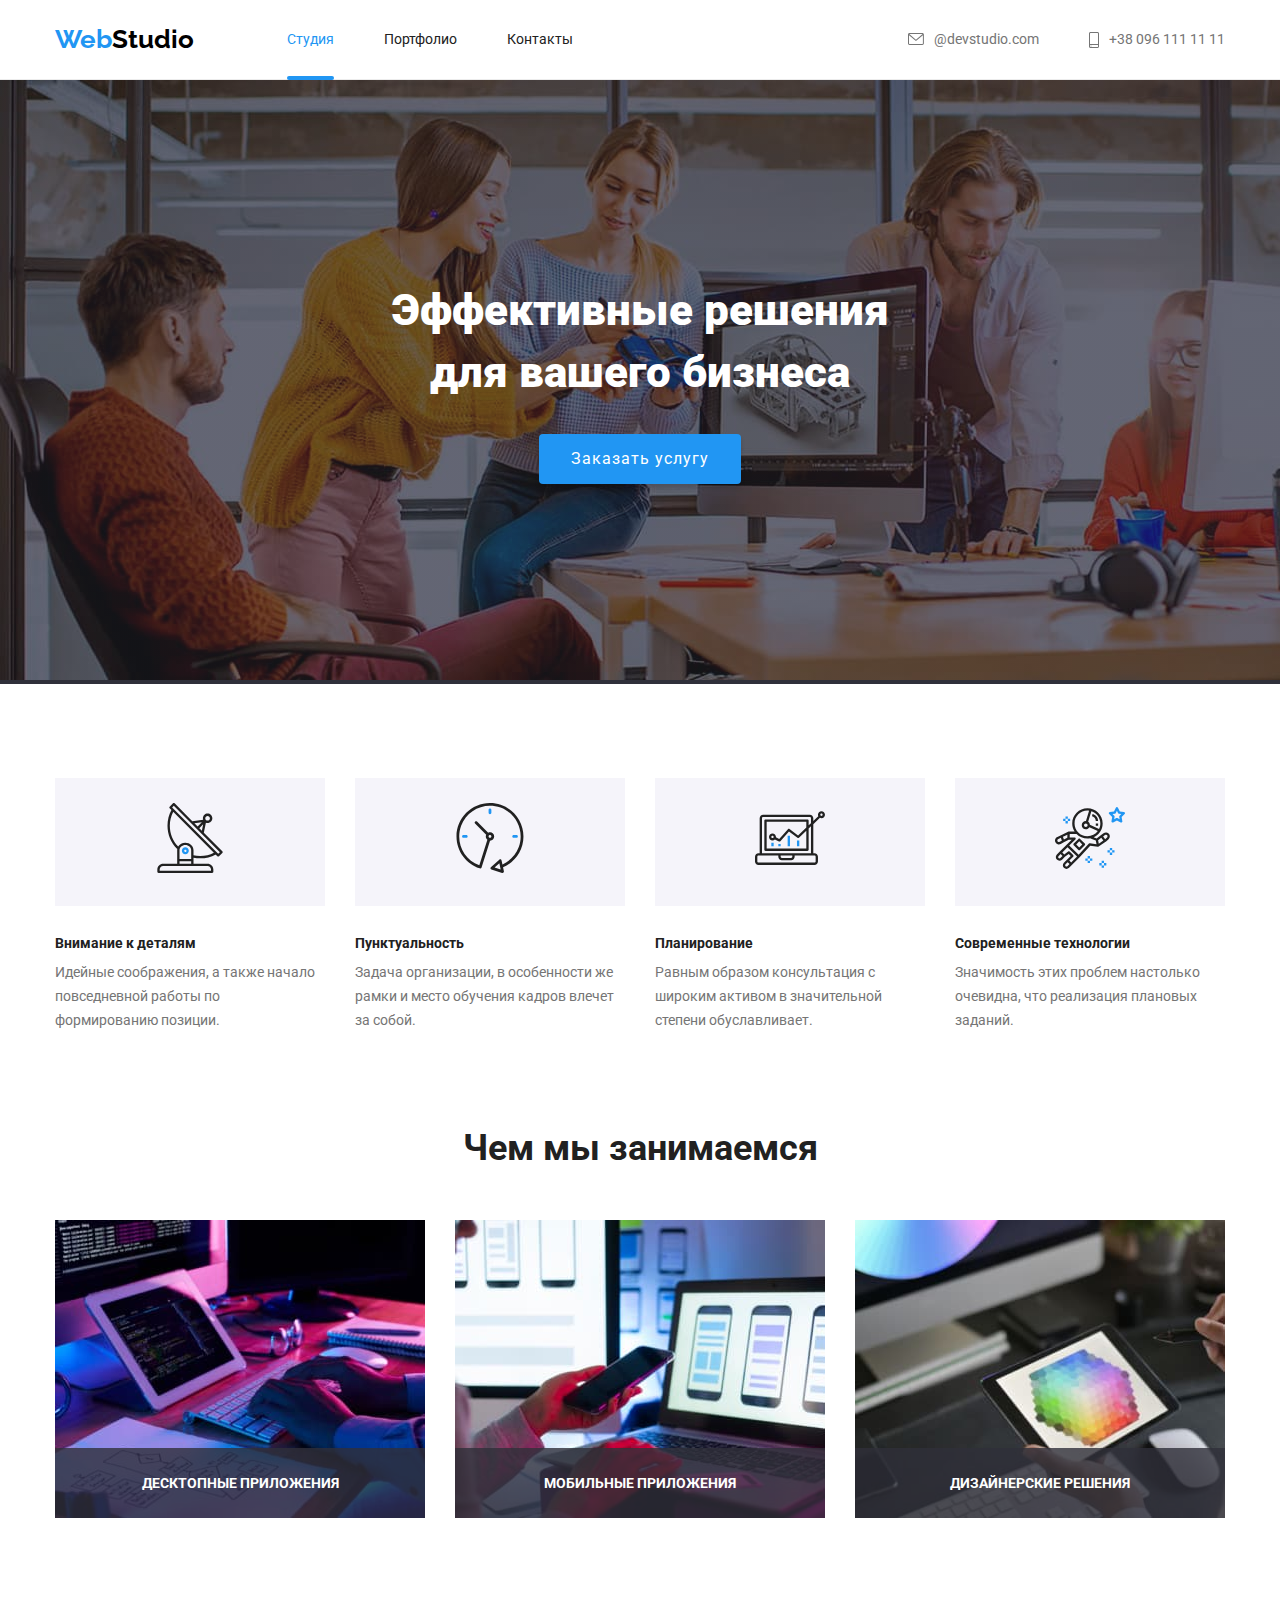
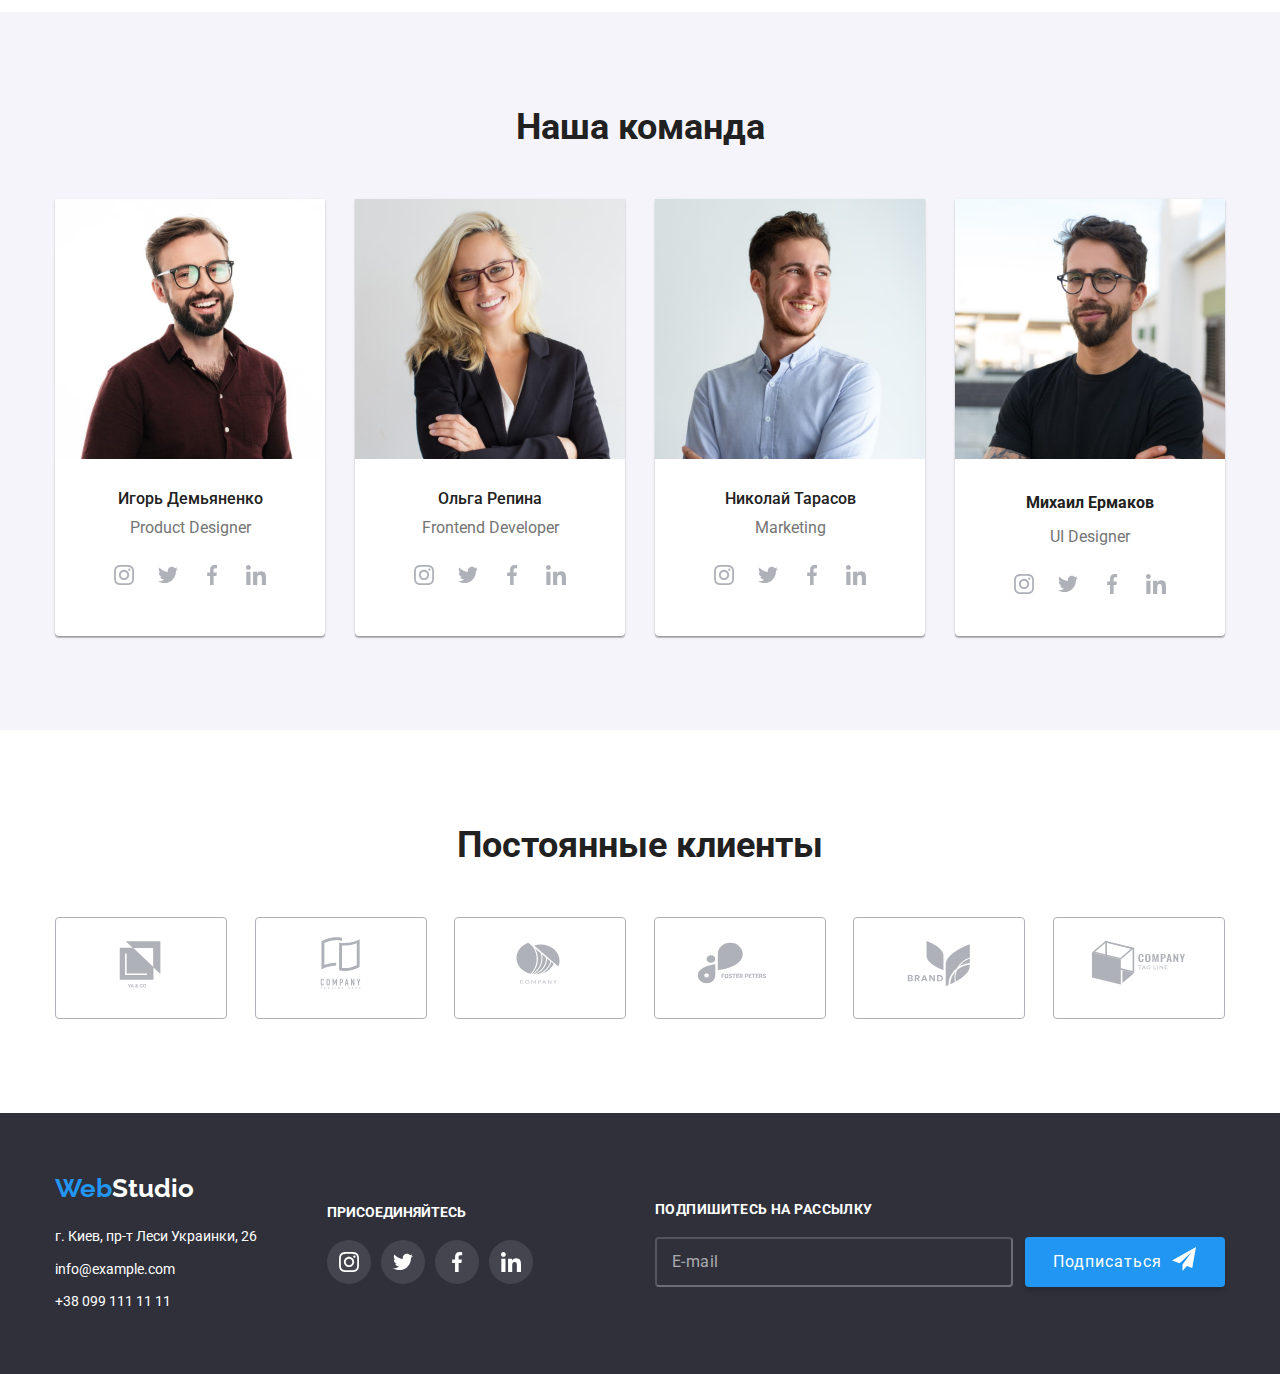
<file: index.html>
<!DOCTYPE html>
<html lang="ru">
  <head>
    <meta charset="UTF-8" />
    <meta http-equiv="X-UA-Compatible" content="IE=edge" />
    <meta name="viewport" content="width=device-width, initial-scale=1.0" />
    <link rel="preconnect" href="https://fonts.googleapis.com" />
    <link rel="preconnect" href="https://fonts.gstatic.com" crossorigin />
    <link
      href="https://fonts.googleapis.com/css2?family=Roboto:wght@400;500;700;900&display=swap"
      rel="stylesheet"
    />
    <link rel="preconnect" href="https://fonts.googleapis.com" />
    <link rel="preconnect" href="https://fonts.gstatic.com" crossorigin />
    <link
      href="https://fonts.googleapis.com/css2?family=Raleway:wght@700&family=Roboto:wght@400;500;700;900&display=swap"
      rel="stylesheet"
    />
    <link
      rel="stylesheet"
      href="https://cdnjs.cloudflare.com/ajax/libs/modern-normalize/1.1.0/modern-normalize.min.css"
    />
    <link rel="stylesheet" href="css/styles.css" />
    <title>Document</title>
  </head>

  <body class="body-studio">
    <header class="page-header">
      <div class="container main-nav">
        <a href="index.html" class="logo link">
          <span class="blue-text">Web</span>Studio
        </a>
        <nav class="navbar">
          <ul class="site-nav list">
            <li class="item">
              <a href="./index.html" class="nav-link link current">Студия</a>
            </li>
            <li class="item">
              <a href="./portfolio.html" class="nav-link link">Портфолио</a>
            </li>
            <li class="item">
              <a href="./" class="nav-link link">Контакты</a>
            </li>
          </ul>
        </nav>
        <ul class="contacts list">
          <li class="item">
            <a href="mailto:info@devstudio.com" class="contact-link link">
              <svg class="icon-emeil icons">
                <use href="./images/symbol-defs-2.svg#icon-envelope"></use>
              </svg>
              <span>@devstudio.com</span>
            </a>
          </li>
          <li class="item">
            <a href="tel:+380961111111" class="contact-link link">
              <svg class="icon-mobile icons">
                <use href="./images/symbol-defs-2.svg#icon-smartphone"></use>
              </svg>
              <span>+38 096 111 11 11</span></a
            >
          </li>
        </ul>
      </div>
    </header>

    <main>
      <!-- section Button -->

      <section class="prime-section overlay">
        <div class="container">
          <h1 class="prime-title">
            Эффективные решения <br />для вашего бизнеса
          </h1>
          <button data-modal-open class="prime-button" type="button">
            Заказать услугу
          </button>
        </div>
      </section>

      <!--Section Features -->
      <section class="section features">
        <div class="container">
          <h2 class="title-hidden">Особенности</h2>
          <ul class="features-list list">
            <li class="features-description">
              <div class="features-icon">
                <svg class="icon">
                  <use href="./images/symbol-defs-2.svg#icon-antenna"></use>
                </svg>
              </div>
              <h3 class="sub-title">Внимание к деталям</h3>
              <p class="features-text">
                Идейные соображения, а также начало повседневной работы по
                формированию позиции.
              </p>
            </li>

            <li class="features-description">
              <div class="features-icon">
                <svg class="icon">
                  <use href="./images/symbol-defs-2.svg#icon-clock"></use>
                </svg>
              </div>
              <h3 class="sub-title">Пунктуальность</h3>
              <p class="features-text">
                Задача организации, в особенности же рамки и место обучения
                кадров влечет за собой.
              </p>
            </li>

            <li class="features-description">
              <div class="features-icon">
                <svg class="icon">
                  <use href="./images/symbol-defs-2.svg#icon-diagram"></use>
                </svg>
              </div>
              <h3 class="sub-title">Планирование</h3>
              <p class="features-text">
                Равным образом консультация с широким активом в значительной
                степени обуславливает.
              </p>
            </li>

            <li class="features-description">
              <div class="features-icon">
                <svg class="icon">
                  <use href="./images/symbol-defs-2.svg#icon-astronaut"></use>
                </svg>
              </div>
              <h3 class="sub-title">Современные технологии</h3>
              <p class="features-text">
                Значимость этих проблем настолько очевидна, что реализация
                плановых заданий.
              </p>
            </li>
          </ul>
        </div>
      </section>

      <!--section What we are doing-->
      <section class="section cards">
        <div class="container">
          <h2 class="title">Чем мы занимаемся</h2>
          <ul class="image-list list">
            <li class="image-card">
              <a href="./" class="image-thumb">
                <img
                  src="./images/img1.jpg"
                  alt="Написание кода на планшете"
                  width="370"
                />
                <div class="image-text">
                  <p>Десктопные приложения</p>
                </div>
              </a>
            </li>

            <li class="image-card">
              <a href="./" class="image-thumb">
                <img
                  src="./images/box2.jpg"
                  alt="Выбор дизайна для мобильного устройства"
                  width="370"
                />
                <div class="image-text">
                  <p>Мобильные приложения</p>
                </div>
              </a>
            </li>

            <li class="image-card">
              <a href="./" class="image-thumb">
                <img
                  src="./images/box3.jpg"
                  alt="Выбор цвета на планшете "
                  width="370"
                />
                <div class="image-text">
                  <p>Дизайнерские решения</p>
                </div>
              </a>
            </li>
          </ul>
        </div>
      </section>

      <!--Our Team-->
      <section class="section team">
        <div class="container">
          <h2 class="title">Наша команда</h2>
          <ul class="team-list list">
            <li class="team-description">
              <img
                src="./images/team-1.jpg"
                alt="Фото члена команды"
                width="270"
              />
              <div class="item-description">
                <h3 class="item-teammate">Игорь Демьяненко</h3>
                <p class="item-position">Product Designer</p>
              </div>
              <ul class="social-class list">
                <li>
                  <a href="./" class="social-link">
                    <svg class="social-item">
                      <use
                        href="./images/symbol-defs-2.svg#icon-instagram"
                      ></use>
                    </svg>
                  </a>
                </li>
                <li>
                  <a href="./" class="social-link">
                    <svg class="social-item">
                      <use href="./images/symbol-defs-2.svg#icon-twitter"></use>
                    </svg>
                  </a>
                </li>
                <li>
                  <a href="./" class="social-link">
                    <svg class="social-item">
                      <use
                        href="./images/symbol-defs-2.svg#icon-facebook"
                      ></use>
                    </svg>
                  </a>
                </li>
                <li>
                  <a href="./" class="social-link">
                    <svg class="social-item">
                      <use
                        href="./images/symbol-defs-2.svg#icon-linkedin"
                      ></use>
                    </svg>
                  </a>
                </li>
              </ul>
            </li>

            <li class="team-description">
              <img
                src="./images/team-2.jpg"
                alt="Фото члена команды"
                width="270"
              />
              <div class="item-description">
                <h3 class="item-teammate">Ольга Репина</h3>
                <p class="item-position">Frontend Developer</p>
              </div>
              <ul class="social-class list">
                <li>
                  <a href="./" class="social-link">
                    <svg class="social-item">
                      <use
                        href="./images/symbol-defs-2.svg#icon-instagram"
                      ></use>
                    </svg>
                  </a>
                </li>
                <li>
                  <a href="./" class="social-link">
                    <svg class="social-item">
                      <use href="./images/symbol-defs-2.svg#icon-twitter"></use>
                    </svg>
                  </a>
                </li>
                <li>
                  <a href="./" class="social-link">
                    <svg class="social-item">
                      <use
                        href="./images/symbol-defs-2.svg#icon-facebook"
                      ></use>
                    </svg>
                  </a>
                </li>
                <li>
                  <a href="./" class="social-link">
                    <svg class="social-item">
                      <use
                        href="./images/symbol-defs-2.svg#icon-linkedin"
                      ></use>
                    </svg>
                  </a>
                </li>
              </ul>
            </li>

            <li class="team-description">
              <img
                src="./images/team-3.jpg"
                alt="Фото члена команды"
                width="270"
              />
              <div class="item-description">
                <h3 class="item-teammate">Николай Тарасов</h3>
                <p class="item-position">Marketing</p>
              </div>
              <ul class="social-class list">
                <li>
                  <a href="./" class="social-link">
                    <svg class="social-item">
                      <use
                        href="./images/symbol-defs-2.svg#icon-instagram"
                      ></use>
                    </svg>
                  </a>
                </li>
                <li>
                  <a href="./" class="social-link">
                    <svg class="social-item">
                      <use href="./images/symbol-defs-2.svg#icon-twitter"></use>
                    </svg>
                  </a>
                </li>
                <li>
                  <a href="./" class="social-link">
                    <svg class="social-item">
                      <use
                        href="./images/symbol-defs-2.svg#icon-facebook"
                      ></use>
                    </svg>
                  </a>
                </li>
                <li>
                  <a href="./" class="social-link">
                    <svg class="social-item">
                      <use
                        href="./images/symbol-defs-2.svg#icon-linkedin"
                      ></use>
                    </svg>
                  </a>
                </li>
              </ul>
            </li>

            <li class="team-description">
              <img
                src="./images/team-4.jpg"
                alt="Фото члена команды"
                width="270"
              />
              <div class="item-description">
                <h3 class="title-teammate">Михаил Ермаков</h3>
                <p class="item-position">UI Designer</p>
              </div>
              <ul class="social-class list">
                <li>
                  <a href="./" class="social-link">
                    <svg class="social-item">
                      <use
                        href="./images/symbol-defs-2.svg#icon-instagram"
                      ></use>
                    </svg>
                  </a>
                </li>
                <li>
                  <a href="./" class="social-link">
                    <svg class="social-item">
                      <use href="./images/symbol-defs-2.svg#icon-twitter"></use>
                    </svg>
                  </a>
                </li>
                <li>
                  <a href="./" class="social-link">
                    <svg class="social-item">
                      <use
                        href="./images/symbol-defs-2.svg#icon-facebook"
                      ></use>
                    </svg>
                  </a>
                </li>
                <li>
                  <a href="./" class="social-link">
                    <svg class="social-item">
                      <use
                        href="./images/symbol-defs-2.svg#icon-linkedin"
                      ></use>
                    </svg>
                  </a>
                </li>
              </ul>
            </li>
          </ul>
        </div>
      </section>

      <section class="customers section">
        <div class="container">
          <h2 class="title">Постоянные клиенты</h2>
          <ul class="clients list">
            <li class="clients-item">
              <a href="./" class="clients-link">
                <svg class="clients-icon">
                  <use href="./images/symbol-defs-2.svg#icon-Logo-1"></use>
                </svg>
              </a>
            </li>
            <li class="clients-item">
              <a href="./" class="clients-link">
                <svg class="clients-icon">
                  <use href="./images/symbol-defs-2.svg#icon-Logo-2"></use>
                </svg>
              </a>
            </li>
            <li class="clients-item">
              <a href="./" class="clients-link">
                <svg class="clients-icon">
                  <use href="./images/symbol-defs-2.svg#icon-Logo-3"></use>
                </svg>
              </a>
            </li>
            <li class="clients-item">
              <a href="./" class="clients-link">
                <svg class="clients-icon">
                  <use href="./images/symbol-defs-2.svg#icon-Logo-4"></use>
                </svg>
              </a>
            </li>
            <li class="clients-item">
              <a href="./" class="clients-link">
                <svg class="clients-icon">
                  <use href="./images/symbol-defs-2.svg#icon-Logo-5"></use>
                </svg>
              </a>
            </li>
            <li class="clients-item">
              <a href="./" class="clients-link">
                <svg class="clients-icon">
                  <use href="./images/symbol-defs-2.svg#icon-Logo-6"></use>
                </svg>
              </a>
            </li>
          </ul>
        </div>
      </section>
    </main>

    <footer class="footer">
      <div class="main-footer container">
        <div class="footer-box">
          <a class="light-text logo link" href="index.html">
            <span class="blue-text">Web</span>Studio
          </a>
          <address>
            <ul class="address list">
              <li class="item-map">
                <a
                  href="https://www.google.com/maps/search/г.+Киев,+пр-т+Леси+Украинки,+26/@50.4727468,30.3487102,11z"
                  class="footer-link"
                  >г. Киев, пр-т Леси Украинки, 26</a
                >
              </li>
              <li class="item-contact">
                <a href="mailto:info@example.com" class="footer-link"
                  >info@example.com</a
                >
              </li>
              <li class="item-contact">
                <a href="tel:+380991111111" class="footer-link"
                  >+38 099 111 11 11</a
                >
              </li>
            </ul>
          </address>
        </div>

        <div class="social">
          <h3 class="title-join">присоединяйтесь</h3>
          <ul class="join list">
            <li class="join-item">
              <a href="./" class="join-link">
                <svg class="join-icon">
                  <use href="./images/symbol-defs-2.svg#icon-instagram"></use>
                </svg>
              </a>
            </li>

            <li class="join-item">
              <a href="./" class="join-link">
                <svg class="join-icon">
                  <use href="./images/symbol-defs-2.svg#icon-twitter"></use>
                </svg>
              </a>
            </li>

            <li class="join-item">
              <a href="./" class="join-link">
                <svg class="join-icon">
                  <use href="./images/symbol-defs-2.svg#icon-facebook"></use>
                </svg>
              </a>
            </li>

            <li class="join-item">
              <a href="./" class="join-link">
                <svg class="join-icon">
                  <use href="./images/symbol-defs-2.svg#icon-linkedin"></use>
                </svg>
              </a>
            </li>
          </ul>
        </div>

        <div class="footer-form-submit">
          <p>Подпишитесь на рассылку</p>
          <form class="footer-form">
            <input
              class="footer-input-form"
              type="email"
              name="mail"
              placeholder="E-mail"
            />
            <button type="submit" class="prime-button button-submit">
              Подписаться
              <svg class="icon-send">
                <use
                  href="./images/symbol-defs-2.svg#icon-icon-send"
                  width="24px"
                  height="24px"
                ></use>
              </svg>
            </button>
          </form>
        </div>
      </div>
    </footer>

    <div class="backdrop is-hidden" data-modal>
      <div class="modal">
        <button data-modal-close type="button" class="button-close">
          <svg class="icon-close">
            <use href="./images/symbol-defs-2.svg#icon-close-black"></use>
          </svg>
        </button>

        <div class="modal-form">
          <p class="form-title">Оставьте свои данные, мы вам перезвоним</p>
          <form>
            <div class="form-field">
              <label for="name" class="form-label">
                <span>Имя</span>
                <input class="form-input" type="text" name="name" />
                <svg class="form-icon">
                  <use
                    href="./images/symbol-defs-2.svg#icon-person-black"
                  ></use>
                </svg>
              </label>
            </div>

            <div class="form-field">
              <label for="tel" class="form-label">
                <span>Телефон</span>
                <input class="form-input" type="text" name="phone" />
                <svg class="form-icon">
                  <use href="./images/symbol-defs-2.svg#icon-phone-black"></use>
                </svg>
              </label>
            </div>

            <div class="form-field">
              <label for="email" class="form-label">
                <span>Почта</span>
                <input class="form-input" type="text" name="email" />
                <svg class="form-icon">
                  <use href="./images/symbol-defs-2.svg#icon-email-black"></use>
                </svg>
              </label>
            </div>

            <div class="form-field-comment">
              <label class="form-label">
                <span>Комментарий</span>
                <textarea
                  class="form-textarea"
                  name="comment"
                  placeholder="Введите текст"
                ></textarea>
              </label>
            </div>

            <div class="policy">
              <label class="agreement">
                <input type="checkbox" class="checkbox" name="agreement" />
                <span class="icon-checkbox"></span>
                <span class="text-agreement"
                  >Соглашаюсь с рассылкой и принимаю</span
                >
                <a href="./" class="link-agreement">Условия договора</a>
              </label>
              <button type="submit" class="prime-button">Отправить</button>
            </div>
          </form>
        </div>
      </div>
    </div>

    <script src="./js/modal.js"></script>
  </body>
</html>
</file>
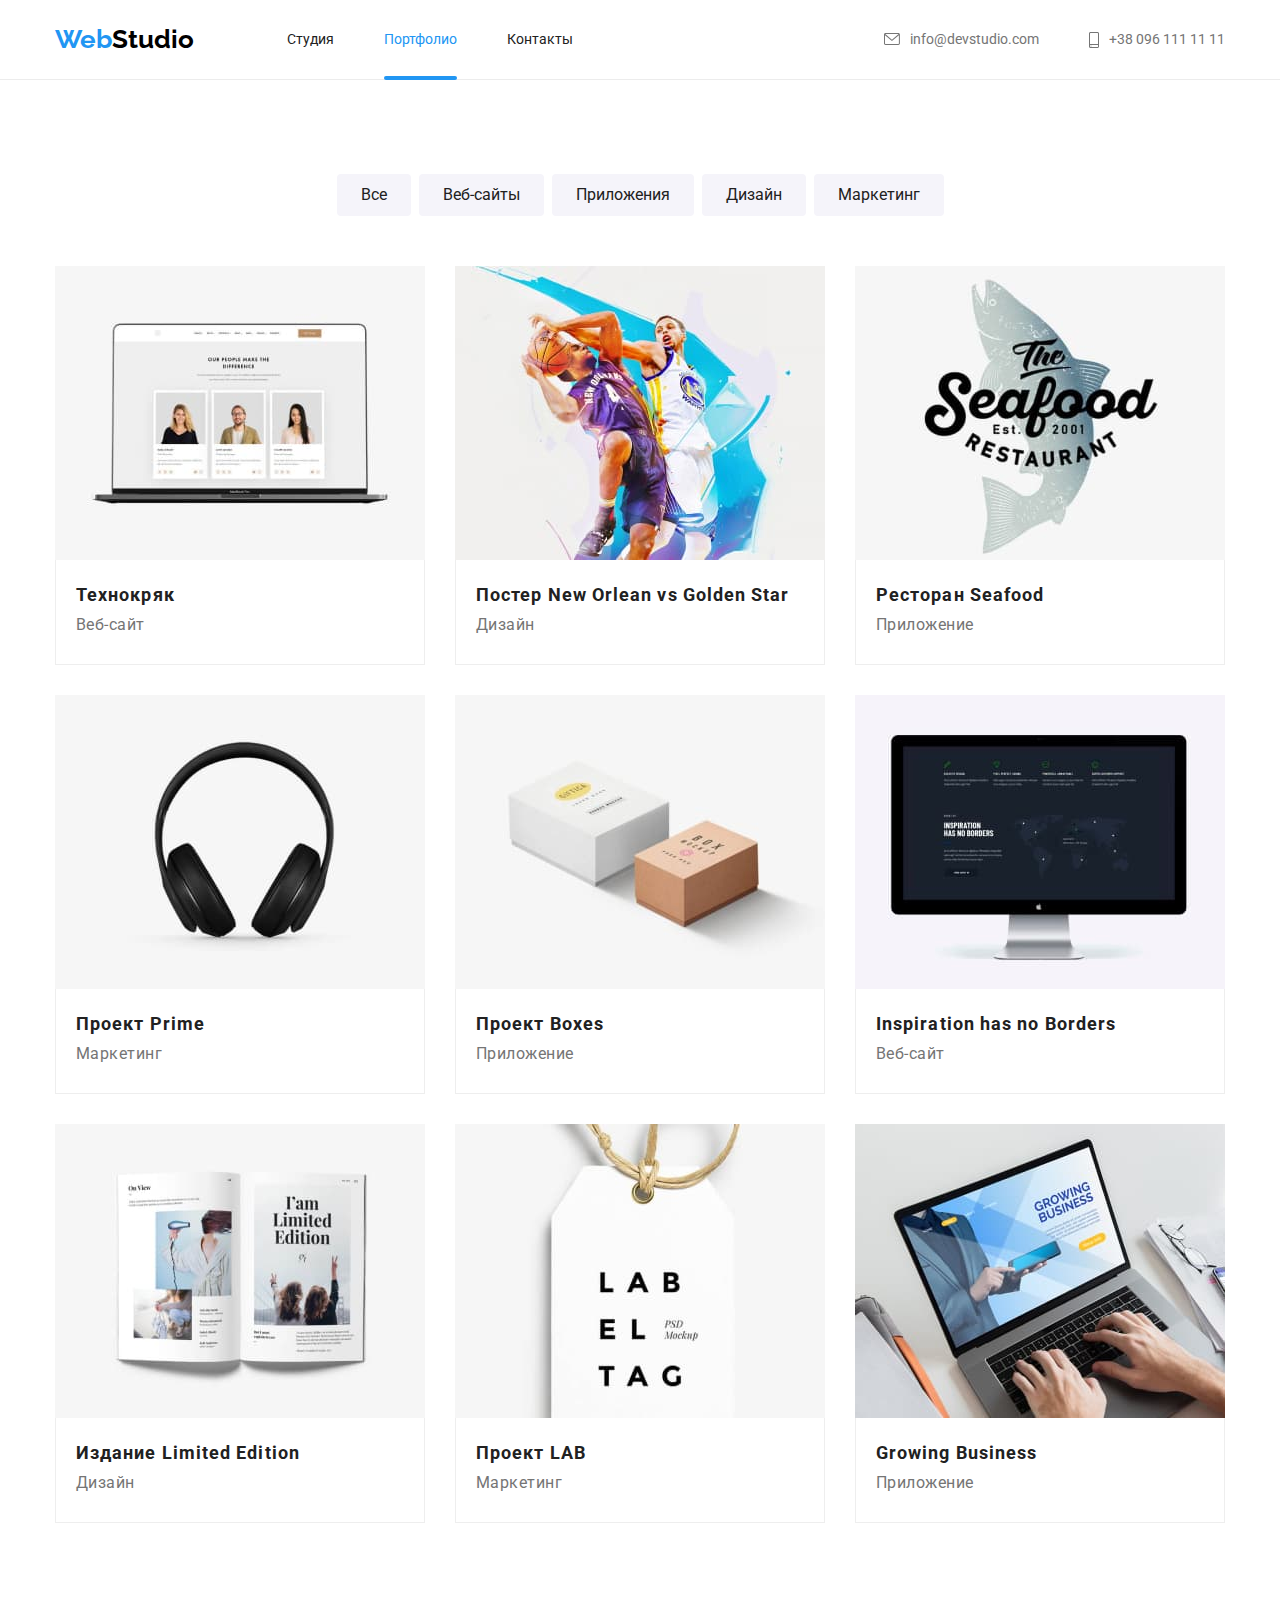
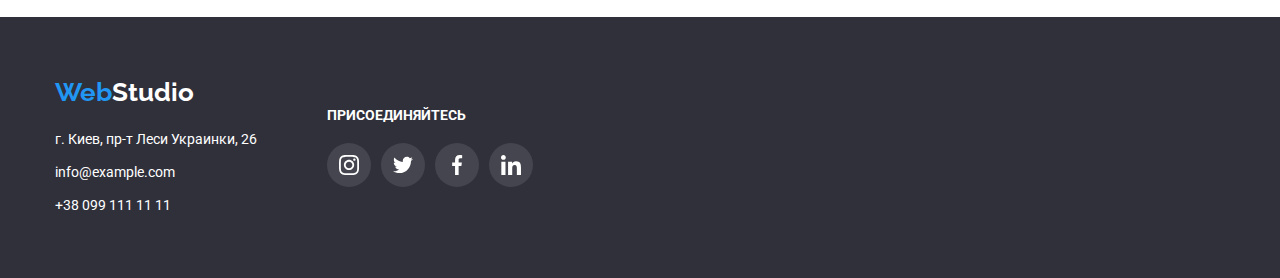
<file: portfolio.html>
<!DOCTYPE html>
<html lang="ru">
  <head>
    <meta charset="UTF-8" />
    <meta http-equiv="X-UA-Compatible" content="IE=edge" />
    <meta name="viewport" content="width=device-width, initial-scale=1.0" />
    <link rel="preconnect" href="https://fonts.googleapis.com" />
    <link rel="preconnect" href="https://fonts.gstatic.com" crossorigin />
    <link
      href="https://fonts.googleapis.com/css2?family=Roboto:wght@400;500;700;900&display=swap"
      rel="stylesheet"
    />
    <link rel="preconnect" href="https://fonts.googleapis.com" />
    <link rel="preconnect" href="https://fonts.gstatic.com" crossorigin />
    <link
      href="https://fonts.googleapis.com/css2?family=Raleway:wght@700&family=Roboto:wght@400;500;700;900&display=swap"
      rel="stylesheet"
    />
    <link
      rel="stylesheet"
      href="https://cdnjs.cloudflare.com/ajax/libs/modern-normalize/1.1.0/modern-normalize.min.css"
    />
    <link rel="stylesheet" href="css/styles.css" />
    <title>Document</title>
  </head>

  <body class="body-portfolio">
    <header class="page-header">
      <div class="container main-nav">
        <a href="index.html" class="logo link">
          <span class="blue-text">Web</span>Studio
        </a>
        <nav class="navbar">
          <ul class="site-nav list">
            <li class="item">
              <a href="./index.html" class="nav-link link">Студия</a>
            </li>
            <li class="item">
              <a href="./portfolio.html" class="nav-link link current"
                >Портфолио</a
              >
            </li>
            <li class="item">
              <a href="./" class="nav-link link">Контакты</a>
            </li>
          </ul>
        </nav>
        <ul class="contacts list">
          <li class="item">
            <a href="mailto:info@devstudio.com" class="contact-link link">
              <svg class="icon-emeil icons">
                <use href="./images/symbol-defs-2.svg#icon-envelope"></use>
              </svg>
              info@devstudio.com
            </a>
          </li>
          <li class="item">
            <a href="tel:+380961111111" class="contact-link link">
              <svg class="icon-mobile icons">
                <use href="./images/symbol-defs-2.svg#icon-smartphone"></use>
              </svg>
              +38 096 111 11 11</a
            >
          </li>
        </ul>
      </div>
    </header>

    <main>
      <!--Filters-->

      <section class="section filters">
        <div class="container">
          <h1 class="title-hidden">Проекты</h1>
          <ul class="filters-button list">
            <li class="filters-btn">
              <button class="secondary-button" type="button">Все</button>
            </li>
            <li class="filters-btn">
              <button class="secondary-button" type="button">Веб-сайты</button>
            </li>
            <li class="filters-btn">
              <button class="secondary-button" type="button">Приложения</button>
            </li>
            <li class="filters-btn">
              <button class="secondary-button" type="button">Дизайн</button>
            </li>
            <li class="filters-btn">
              <button class="secondary-button" type="button">Маркетинг</button>
            </li>
          </ul>

          <!--Progjets-->

          <ul class="projects list">
            <li class="project-item">
              <a href="./" class="project-link link">
                <div class="project-thumb">
                  <img
                    src="./images/portfolio-img/img.jpg"
                    alt="На ноутбуке профайлы трёх сотрудников"
                    width="370"
                  />
                  <div class="project-overlay">
                    <p>
                      Технокряк это современная площадка распространения
                      коронавируса. Компании используют эту платформу для
                      цифрового шпионажа и атак на защищённые сервера
                      конкурентов.
                    </p>
                  </div>
                </div>
                <div class="project-text">
                  <h2 class="project-title">Технокряк</h2>
                  <p class="project-description">Веб-сайт</p>
                </div>
              </a>
            </li>

            <li class="project-item">
              <a href="./" class="project-link link">
                <div class="project-thumb">
                  <img
                    src="./images/portfolio-img/img-1.jpg"
                    alt="Баскетболисты в процессе игры "
                    width="370"
                  />
                  <div class="project-overlay">
                    <p>
                      Технокряк это современная площадка распространения
                      коронавируса. Компании используют эту платформу для
                      цифрового шпионажа и атак на защищённые сервера
                      конкурентов.
                    </p>
                  </div>
                </div>
                <div class="project-text">
                  <h2 class="project-title">
                    Постер New Orlean vs Golden Star
                  </h2>
                  <p class="project-description">Дизайн</p>
                </div>
              </a>
            </li>

            <li class="project-item">
              <a href="./" class="project-link link">
                <div class="project-thumb">
                  <img
                    src="./images/portfolio-img/img-2.jpg"
                    alt="Лейбл ( рыба) ресторана «The seafood restaurant» "
                    width="370"
                  />
                  <div class="project-overlay">
                    <p>
                      Технокряк это современная площадка распространения
                      коронавируса. Компании используют эту платформу для
                      цифрового шпионажа и атак на защищённые сервера
                      конкурентов.
                    </p>
                  </div>
                </div>
                <div class="project-text">
                  <h2 class="project-title">Ресторан Seafood</h2>
                  <p class="project-description">Приложение</p>
                </div>
              </a>
            </li>

            <li class="project-item">
              <a href="./" class="project-link link">
                <div class="project-thumb">
                  <img
                    src="./images/portfolio-img/img-3.jpg"
                    alt="Студийные/мониторные наушники"
                    width="370"
                  />
                  <div class="project-overlay">
                    <p>
                      Технокряк это современная площадка распространения
                      коронавируса. Компании используют эту платформу для
                      цифрового шпионажа и атак на защищённые сервера
                      конкурентов.
                    </p>
                  </div>
                </div>
                <div class="project-text">
                  <h2 class="project-title">Проект Prime</h2>
                  <p class="project-description">Маркетинг</p>
                </div>
              </a>
            </li>

            <li class="project-item">
              <a href="./" class="project-link link">
                <div class="project-thumb">
                  <img
                    src="./images/portfolio-img/img-4.jpg"
                    alt="Две маленькие картонные коробки: BOX Mockup, Giftica"
                    width="370"
                  />
                  <div class="project-overlay">
                    <p>
                      Технокряк это современная площадка распространения
                      коронавируса. Компании используют эту платформу для
                      цифрового шпионажа и атак на защищённые сервера
                      конкурентов.
                    </p>
                  </div>
                </div>
                <div class="project-text">
                  <h2 class="project-title">Проект Boxes</h2>
                  <p class="project-description">Приложение</p>
                </div>
              </a>
            </li>

            <li class="project-item">
              <a href="./" class="project-link link">
                <div class="project-thumb">
                  <img
                    src="./images/portfolio-img/img-5.jpg"
                    alt="Компьютер apple с изображением веб сайта: Вдохновлению нет Границ"
                    width="370"
                  />
                  <div class="project-overlay">
                    <p>
                      Технокряк это современная площадка распространения
                      коронавируса. Компании используют эту платформу для
                      цифрового шпионажа и атак на защищённые сервера
                      конкурентов.
                    </p>
                  </div>
                </div>
                <div class="project-text">
                  <h2 class="project-title">Inspiration has no Borders</h2>
                  <p class="project-description">Веб-сайт</p>
                </div>
              </a>
            </li>

            <li class="project-item">
              <a href="./" class="project-link link">
                <div class="project-thumb">
                  <img
                    src="./images/portfolio-img/img-6.jpg"
                    alt="Книга « ограниченый выпуск», открытая на странице 22( девушка сушит волос)-23 (две девушки наслаждаются видом)"
                    width="370"
                  />
                  <div class="project-overlay">
                    <p>
                      Технокряк это современная площадка распространения
                      коронавируса. Компании используют эту платформу для
                      цифрового шпионажа и атак на защищённые сервера
                      конкурентов.
                    </p>
                  </div>
                </div>
                <div class="project-text">
                  <h2 class="project-title">Издание Limited Edition</h2>
                  <p class="project-description">Дизайн</p>
                </div>
              </a>
            </li>

            <li class="project-item">
              <a href="./" class="project-link link">
                <div class="project-thumb">
                  <img
                    src="./images/portfolio-img/img-7.jpg"
                    alt="Бумажный значок/тег «LAB EL TAG »"
                    width="370"
                  />
                  <div class="project-overlay">
                    <p>
                      Технокряк это современная площадка распространения
                      коронавируса. Компании используют эту платформу для
                      цифрового шпионажа и атак на защищённые сервера
                      конкурентов.
                    </p>
                  </div>
                </div>
                <div class="project-text">
                  <h2 class="project-title">Проект LAB</h2>
                  <p class="project-description">Маркетинг</p>
                </div>
              </a>
            </li>

            <li class="project-item list">
              <a href="./" class="project-link link">
                <div class="project-thumb">
                  <img
                    src="./images/portfolio-img/img-8.jpg"
                    alt="Реклама компании для развития/ расширения бизнеса на ноутбуке"
                    width="370"
                  />
                  <div class="project-overlay">
                    <p>
                      Технокряк это современная площадка распространения
                      коронавируса. Компании используют эту платформу для
                      цифрового шпионажа и атак на защищённые сервера
                      конкурентов.
                    </p>
                  </div>
                </div>
                <div class="project-text">
                  <h2 class="project-title">Growing Business</h2>
                  <p class="project-description">Приложение</p>
                </div>
              </a>
            </li>
          </ul>
        </div>
      </section>
    </main>

    <footer class="footer">
      <div class="main-footer container">
        <div class="footer-box">
          <a class="light-text logo link" href="index.html">
            <span class="blue-text">Web</span>Studio
          </a>
          <address>
            <ul class="address list">
              <li class="item-map">
                <a
                  href="https://www.google.com/maps/search/г.+Киев,+пр-т+Леси+Украинки,+26/@50.4727468,30.3487102,11z"
                  class="footer-link"
                  >г. Киев, пр-т Леси Украинки, 26</a
                >
              </li>
              <li class="item-contact">
                <a href="mailto:info@example.com" class="footer-link"
                  >info@example.com</a
                >
              </li>
              <li class="item-contact">
                <a href="tel:+380991111111" class="footer-link"
                  >+38 099 111 11 11</a
                >
              </li>
            </ul>
          </address>
        </div>

        <div class="social">
          <h3 class="title-join">присоединяйтесь</h3>
          <ul class="join list">
            <li class="join-item">
              <a href="./" class="join-link">
                <svg class="join-icon">
                  <use href="./images/symbol-defs-2.svg#icon-instagram"></use>
                </svg>
              </a>
            </li>

            <li class="join-item">
              <a href="./" class="join-link">
                <svg class="join-icon">
                  <use href="./images/symbol-defs-2.svg#icon-twitter"></use>
                </svg>
              </a>
            </li>

            <li class="join-item">
              <a href="./" class="join-link">
                <svg class="join-icon">
                  <use href="./images/symbol-defs-2.svg#icon-facebook"></use>
                </svg>
              </a>
            </li>

            <li class="join-item">
              <a href="./" class="join-link">
                <svg class="join-icon">
                  <use href="./images/symbol-defs-2.svg#icon-linkedin"></use>
                </svg>
              </a>
            </li>
          </ul>
        </div>
      </div>
    </footer>
  </body>
</html>
</file>
<file: css/styles.css>
:root {
  --primary-text-color: #212121;
  --main-text-color: #ffffff;
  --secondary-text-color: #757575;
  --aditional-color: #2196f3;
  --blue-darker-color: #188ce8;
  --primary-background-color: #e5e5e5;
  --specific-text-color: #000000;
  --secondary-background-color: #2f303a;
  --background-extra-color: #f5f4fa;
  --accent-color: #afb1b8;
  --extra-text-color: #eeeeee;
  --light-white-color: #ececec;
  --light-grey-color: rgba(33, 33, 33, 0.2);

  --timing-function: 250ms cubic-bezier(0.4, 0, 0.2, 1);
}

/* body html*/
body {
  background-color: var(--main-text-color);
  color: var(--primary-text-color);
  font-family: Roboto, sans-serif;
}

.list {
  list-style: none;
  padding: 0;
}

h1,
h2,
h3,
p,
ul {
  margin: 0;
}

img {
  display: block;
  max-width: 100%;
  height: auto;
}

/*container*/

.container {
  width: 1200px;
  margin: 0 auto;
  padding: 0 15px;
}

/*header*/

.page-header {
  border-bottom: 1px solid var(--light-white-color);
}

/* logo  */

.logo {
  color: var(--specific-text-color);
  font-family: Raleway, sans-serif;
  font-weight: 700;
  font-size: 26px;
  line-height: 1.2;
}

/* nav menu */

.main-nav {
  display: flex;
  align-items: center;
}

.navbar {
  margin-left: 93px;
}

.site-nav {
  display: flex;
}

.site-nav .item:not(:last-child) {
  margin-right: 50px;
}

.nav-link {
  display: block;
  color: var(--primary-text-color);
  font-size: 14px;
  line-height: 1.1;
  padding: 32px 0;

  transition: color var(--timing-function);
}

.nav-link:hover,
.nav-link:focus,
.nav-link:active {
  color: var(--aditional-color);
}

.link {
  text-decoration: none;
}

.current {
  color: var(--aditional-color);
}
.current {
  position: relative;
}
.current::after {
  position: absolute;
  content: "";
  left: 0;
  bottom: -1px;
  width: 100%;
  height: 4px;
  border-radius: 2px;
  background-color: var(--aditional-color);
}

/*contacts*/

.contacts {
  display: flex;
  margin-left: auto;
}
.contacts .item:not(:last-child) {
  margin-right: 50px;
}

.icons {
  margin-right: 10px;
  fill: currentColor;
}

.icons:hover,
.icons:focus {
  color: var(--aditional-color);
}

.icon-emeil {
  width: 16px;
  height: 12px;
}
.icon-mobile {
  width: 10px;
  height: 16px;
}

.contact-link {
  display: flex;
  align-items: center;

  color: var(--secondary-text-color);
  font-size: 14px;
  line-height: 1.1;

  transition: color var(--timing-function);
}
.contact-link:hover,
.contact-link:focus {
  color: var(--aditional-color);
}

.body-studio {
  font-size: 14px;
  line-height: 1.7;
}

/*  main content*/

.prime-section {
  text-align: center;
}

/*overlay*/

.overlay {
  padding: 200px 0;
  max-width: 1600px;
  min-height: 600px;
  margin: 0 auto;
  background-color: var(--secondary-background-color);
  background-image: linear-gradient(
      to right,
      rgba(47, 48, 58, 0.4),
      rgba(47, 48, 58, 0.4)
    ),
    url(../images/Img-background.jpg);

  background-repeat: no-repeat;
}

.prime-title {
  color: var(--main-text-color);
  font-weight: 900;
  font-size: 44px;
  line-height: 1.4;
  margin-bottom: 30px;
}
.prime-button {
  color: var(--main-text-color);
  font-family: inherit;
  background-color: var(--aditional-color);
  font-size: 16px;
  line-height: 1.9;
  letter-spacing: 0.06em;
  padding: 10px 32px;
  border-radius: 4px;
  border: none;
  cursor: pointer;

  box-shadow: 0px 4px 4px rgba(0, 0, 0, 0.15);

  transition: background-color var(--timing-function),
    box-shadow var(--timing-function);
}
.prime-button:active,
.prime-button:hover,
.prime-button:focus {
  background-color: var(--blue-darker-color);
  box-shadow: 0px 4px 4px rgba(0, 0, 0, 0.15);
}
.button {
  cursor: pointer;
}

.section {
  padding: 94px 0;
}

.features {
  padding-bottom: 0;
}

.features-description {
  width: 270px;
}

.features-list {
  display: flex;
  justify-content: space-between;
}
.features-icon {
  padding: 25px 100px;
  background-color: var(--background-extra-color);
}
.icon {
  width: 70px;
  height: 70px;
}
/*p*/
.features-text {
  margin-top: 10px;
  color: var(--secondary-text-color);
  font-size: 14px;
  line-height: 1.7;
}

/* section What we are doing*/

.cards {
  justify-content: space-between;
}

.title {
  color: var(--primary-text-color);
  font-size: 36px;
  line-height: 1.2;
  text-align: center;
  margin-bottom: 50px;
}

.image-list {
  display: flex;
  justify-content: space-between;
}

.image-thumb {
  position: relative;
  display: block;
}

.image-thumb .image-text {
  position: absolute;
  bottom: 0;
  left: 0;
  display: flex;
  justify-content: center;
  width: 100%;
  padding-top: 27px;
  padding-bottom: 27px;

  font-weight: bold;
  font-size: 14px;
  line-height: 16px;
  text-transform: uppercase;

  color: var(--main-text-color);
  background-color: rgba(47, 48, 58, 0.8);
}

/*title3*/

.sub-title {
  color: var(--primary-text-color);
  font-size: 14px;
  line-height: 1.1;
  margin-top: 30px;
}

/* section team*/
.team {
  background-color: var(--background-extra-color);
}
.team-list {
  display: flex;
  justify-content: space-between;
}

.team-description {
  background-color: var(--main-text-color);
  border-radius: 0px 0px 4px 4px;
  box-shadow: 0px 1px 3px rgba(0, 0, 0, 0.12), 0px 1px 1px rgba(0, 0, 0, 0.14),
    0px 2px 1px rgba(0, 0, 0, 0.2);
}

.item-description {
  text-align: center;
  padding-top: 30px;
}

.item-teammate {
  color: var(--primary-text-color);
  font-size: 16px;
  line-height: 1.2;
  font-weight: 500;
}

.item-position {
  color: var(--secondary-text-color);
  font-size: 16px;
  line-height: 1.2;
  margin-top: 10px;
}

.social-class {
  display: flex;
  justify-content: center;
  align-items: center;
  margin: 16px 32px 30px 32px;
  padding: 0;
}

.social-link {
  display: flex;
  align-items: center;
  justify-content: center;
  width: 44px;
  height: 44px;
  border-radius: 50%;
  background-color: var(--main-text-color);
  fill: var(--accent-color);

  transition: background-color var(--timing-function),
    fill var(--timing-function);
}

.social-link:hover,
.social-link:focus {
  background-color: var(--aditional-color);
  fill: var(--main-text-color);
}

.social-item {
  width: 20px;
  height: 20px;
}

/* section customers*/

.clients {
  display: flex;
  justify-content: space-between;
}

.clients-link {
  display: block;
  padding: 16px 32px;
  box-sizing: border-box;
  border: 1px solid var(--accent-color);
  border-radius: 4px;
  fill: var(--accent-color);

  transition: border-color var(--timing-function), fill var(--timing-function);
}

.clients-link:focus,
.clients-link:hover {
  border-color: var(--aditional-color);
  fill: var(--aditional-color);
}

.clients-icon {
  width: 106px;
  height: 60px;
}

/* footer */

.footer {
  background-color: var(--secondary-background-color);
  color: var(--main-text-color);
  padding: 60px 0;
}

.main-footer {
  display: flex;
  align-items: center;
}

.light-text {
  color: var(--main-text-color);
}

.footer-link {
  color: var(--main-text-color);
  font-size: 14px;
  line-height: 1.7;
  text-decoration: none;

  transition: color var(--timing-function);
}
.footer-link:hover,
.footer-linkt:focus {
  color: var(--aditional-color);
}

.address {
  margin-top: 20px;
  font-style: normal;
}
.address li:not(:last-child) {
  margin-bottom: 9px;
}

/*social links*/

.social {
  margin-left: 70px;
}

.title-join {
  font-style: normal;
  font-weight: 700;
  font-size: 14px;
  line-height: 16px;
  text-transform: uppercase;
  margin-bottom: 20px;
  text-align: start;
}

.join {
  display: flex;
  align-items: center;
  justify-content: center;
}

.join-link {
  display: flex;
  align-items: center;
  justify-content: center;
  width: 44px;
  height: 44px;
  border-radius: 50%;
  background-color: rgba(255, 255, 255, 0.1);
  fill: var(--main-text-color);

  transition: background-color var(--timing-function);
}

.join-item:not(:last-child) {
  margin-right: 10px;
}

.join-link:hover,
.join-link:focus {
  background-color: var(--aditional-color);
}

.join-icon {
  width: 20px;
  height: 20px;
}

/* footer form */

.footer-form-submit {
  margin-left: auto;
}

.footer-form {
  display: flex;
  align-items: center;
}

.footer-form-submit p {
  font-size: 14px;
  font-weight: bold;
  line-height: 16px;
  letter-spacing: 0.03em;
  text-transform: uppercase;
  color: var(--main-text-color);
  margin-bottom: 20px;
}

.footer-input-form {
  display: flex;
  flex-direction: column;
  width: 358px;
  height: 50px;
  outline: none;
  border-radius: 4px;
  background-color: inherit;
  border-color: rgba(255, 255, 255, 0.3);

  color: var(--main-text-color);
  font-size: 16px;
  line-height: 20px;
  letter-spacing: 0.03em;
  padding-left: 15px;
}

.footer-input-form::placeholder {
  font-weight: normal;
  font-size: 16px;
  line-height: 20px;
  letter-spacing: 0.03em;
  color: rgba(255, 255, 255, 0.6);
}

.button-submit {
  display: flex;
  width: 200px;
  height: 50px;
  margin-left: 12px;
  padding: 10px 28px;
}
.icon-send {
  margin-left: 10px;
}

/* body portfolio*/
/*   Filters   */

.filters-button {
  display: flex;
  margin-bottom: 50px;
  justify-content: center;
}

.filters-button .filters-btn:not(:last-child) {
  margin-right: 8px;
}

.secondary-button {
  display: block;

  color: var(--primary-text-color);
  background-color: var(--background-extra-color);
  font-family: inherit;
  font-size: 16px;
  line-height: 1.6;

  border-color: transparent;
  border-radius: 4px;
  padding: 6px 22px;
  cursor: pointer;

  transition: background-color var(--timing-function),
    color var(--timing-function), box-shadow var(--timing-function);
}

.secondary-button:active,
.secondary-button:hover,
.secondary-button:focus {
  color: var(--main-text-color);
  background-color: var(--aditional-color);
  box-shadow: 0px 3px 1px rgba(0, 0, 0, 0.1), 0px 1px 2px rgba(0, 0, 0, 0.08),
    0px 2px 2px rgba(0, 0, 0, 0.12);
}

/*   projects    */

.projects {
  display: flex;
  flex-wrap: wrap;
}

.project-item {
  background-color: var(--main-text-color);
  border-radius: 0px 0px 4px 4px;
  width: 370px;
}

.project-item:not(:nth-child(3n)) {
  margin-right: 30px;
}

.project-item:not(:nth-child(-n + 3)) {
  margin-top: 30px;
}
.project-link {
  display: block;

  transition: box-shadow var(--timing-function);

  overflow: hidden;
}

.project-link:hover,
.project-link:focus {
  box-shadow: 0px 1px 1px rgba(0, 0, 0, 0.12), 0px 4px 4px rgba(0, 0, 0, 0.06),
    1px 4px 6px rgba(0, 0, 0, 0.16);
}

.project-item .project-title {
  color: var(--primary-text-color);
  font-weight: bold;
  font-size: 18px;
  line-height: 1.2;
  letter-spacing: 0.06em;
}

.project-text {
  padding: 24px 20px;
  border: 1px solid var(--extra-text-color);
  border-top: none;
}

.project-description {
  color: var(--secondary-text-color);
  font-size: 16px;
  line-height: 1.9;
  margin-top: 4px;
  letter-spacing: 0.03em;
}

/* overlay-project */

.project-thumb {
  position: relative;
  overflow: hidden;
}

.project-overlay {
  position: absolute;
  content: "";
  background-color: rgba(33, 150, 243, 0.9);
  width: 100%;
  height: 100%;
  top: 0;
  left: 0;

  font-size: 18px;
  line-height: 28px;
  letter-spacing: 0.03em;
  padding: 63px 24px 53px 24px;
  color: var(--main-text-color);

  transform: translateY(100%);
  transition: transform var(--timing-function);
}

.project-link:hover .project-overlay,
.project-link:focus .project-overlay {
  transform: translateY(0);
}

/*extra styles*/

.title-hidden {
  visibility: hidden;
  font-size: 0;
}
.blue-text {
  color: var(--aditional-color);
}
/* backdrop */

.backdrop {
  position: fixed;
  top: 0;
  left: 0;
  width: 100%;
  height: 100%;
  background-color: rgba(0, 0, 0, 0.2);

  opacity: 1;
  transition: opacity var(--timing-function);
}
.backdrop.is-hidden {
  opacity: 0;
  pointer-events: none;
}

.modal {
  position: relative;
  position: absolute;
  top: 50%;
  left: 50%;
  width: 528px;
  min-height: 581px;

  background-color: var(--main-text-color);
  opacity: 1;

  transform: translate(-50%, -50%);
}
.button-close {
  position: absolute;
  display: flex;
  top: 0;
  right: 0;
  width: 30px;
  height: 30px;
  margin: 8px;
  border: 1px solid rgba(0, 0, 0, 0.1);
  border-radius: 50%;
  background-color: var(--main-text-color);
  cursor: pointer;
}
.icon-close {
  align-self: center;
  height: 18px;
  width: 18px;

  transition: fill var(--timing-function);
}

.button-close:focus .icon-close,
.button-close:hover .icon-close {
  fill: var(--aditional-color);
}
/* form */

.modal-form {
  width: 448px;
  margin: 40px 40px;
}

.form-title {
  font-weight: bold;
  font-size: 20px;
  line-height: 23px;
  text-align: center;
  letter-spacing: 0.03em;
  color: var(--primary-text-color);
  margin-bottom: 12px;
}

.form-field {
  margin-bottom: 10px;
}

.form-field-comment {
  margin-bottom: 20px;
}
.form-label {
  position: relative;
  display: flex;
  flex-direction: column;
  justify-content: center;

  font-weight: normal;
  font-size: 12px;
  line-height: 14px;
  letter-spacing: 0.01em;
  color: var(--secondary-text-color);
}

.form-label span {
  margin-bottom: 4px;
}

.form-input {
  display: block;
  border-color: var(--light-grey-color);
  width: 448px;
  height: 40px;
  border-radius: 4px;
  padding: 0 0 0 35px;
  cursor: pointer;

  transition: border var(--timing-function);
}

.form-input:focus,
.form-input:hover {
  outline: none;
  border: 1px solid var(--aditional-color);
}

.form-icon {
  position: absolute;
  top: 27px;
  left: 12px;
  width: 18px;
  height: 18px;

  transition: fill var(--timing-function);
}

.form-input:focus + .form-icon,
.form-input:hover + .form-icon {
  fill: var(--aditional-color);
}

.form-textarea {
  border-color: var(--light-grey-color);
  resize: none;
  width: 448px;
  height: 120px;
  padding: 12px 16px;
  border-radius: 4px;
  cursor: pointer;

  transition: border var(--timing-function);
}

.form-textarea:focus,
.form-textarea:hover {
  outline: none;
  border: 1px solid var(--aditional-color);
}

.form-textarea::placeholder {
  font-weight: normal;
  font-size: 12px;
  line-height: 14px;
  letter-spacing: 0.01em;
  color: rgba(117, 117, 117, 0.5);
}

.policy {
  display: flex;
  flex-direction: column;
  justify-content: center;
  align-items: center;
  margin-bottom: 30px;
}

.text-agreement {
  margin-left: 4px;
}

.agreement {
  display: flex;
  align-items: center;
  font-weight: normal;
  font-size: 14px;
  line-height: 24px;
  letter-spacing: 0.03em;
  color: var(--secondary-text-color);
}

.link-agreement {
  color: var(--aditional-color);
  margin-left: 4px;
}

.checkbox {
  -webkit-appearance: none;
  -moz-appearance: none;
  appearance: none;

  position: absolute;
}

.icon-checkbox {
  border: 2px solid var(--specific-text-color);
  width: 16px;
  height: 15px;
  border-radius: 2px;
  margin-right: 4px;

  transition: opacity var(--timing-function);
}

.checkbox:checked + .icon-checkbox {
  border-color: var(--aditional-color);
  background-color: var(--aditional-color);
  background-image: url(../images/icon-check.svg);
  background-size: contain;
  background-repeat: no-repeat;
  background-position: center;
}
</file>
